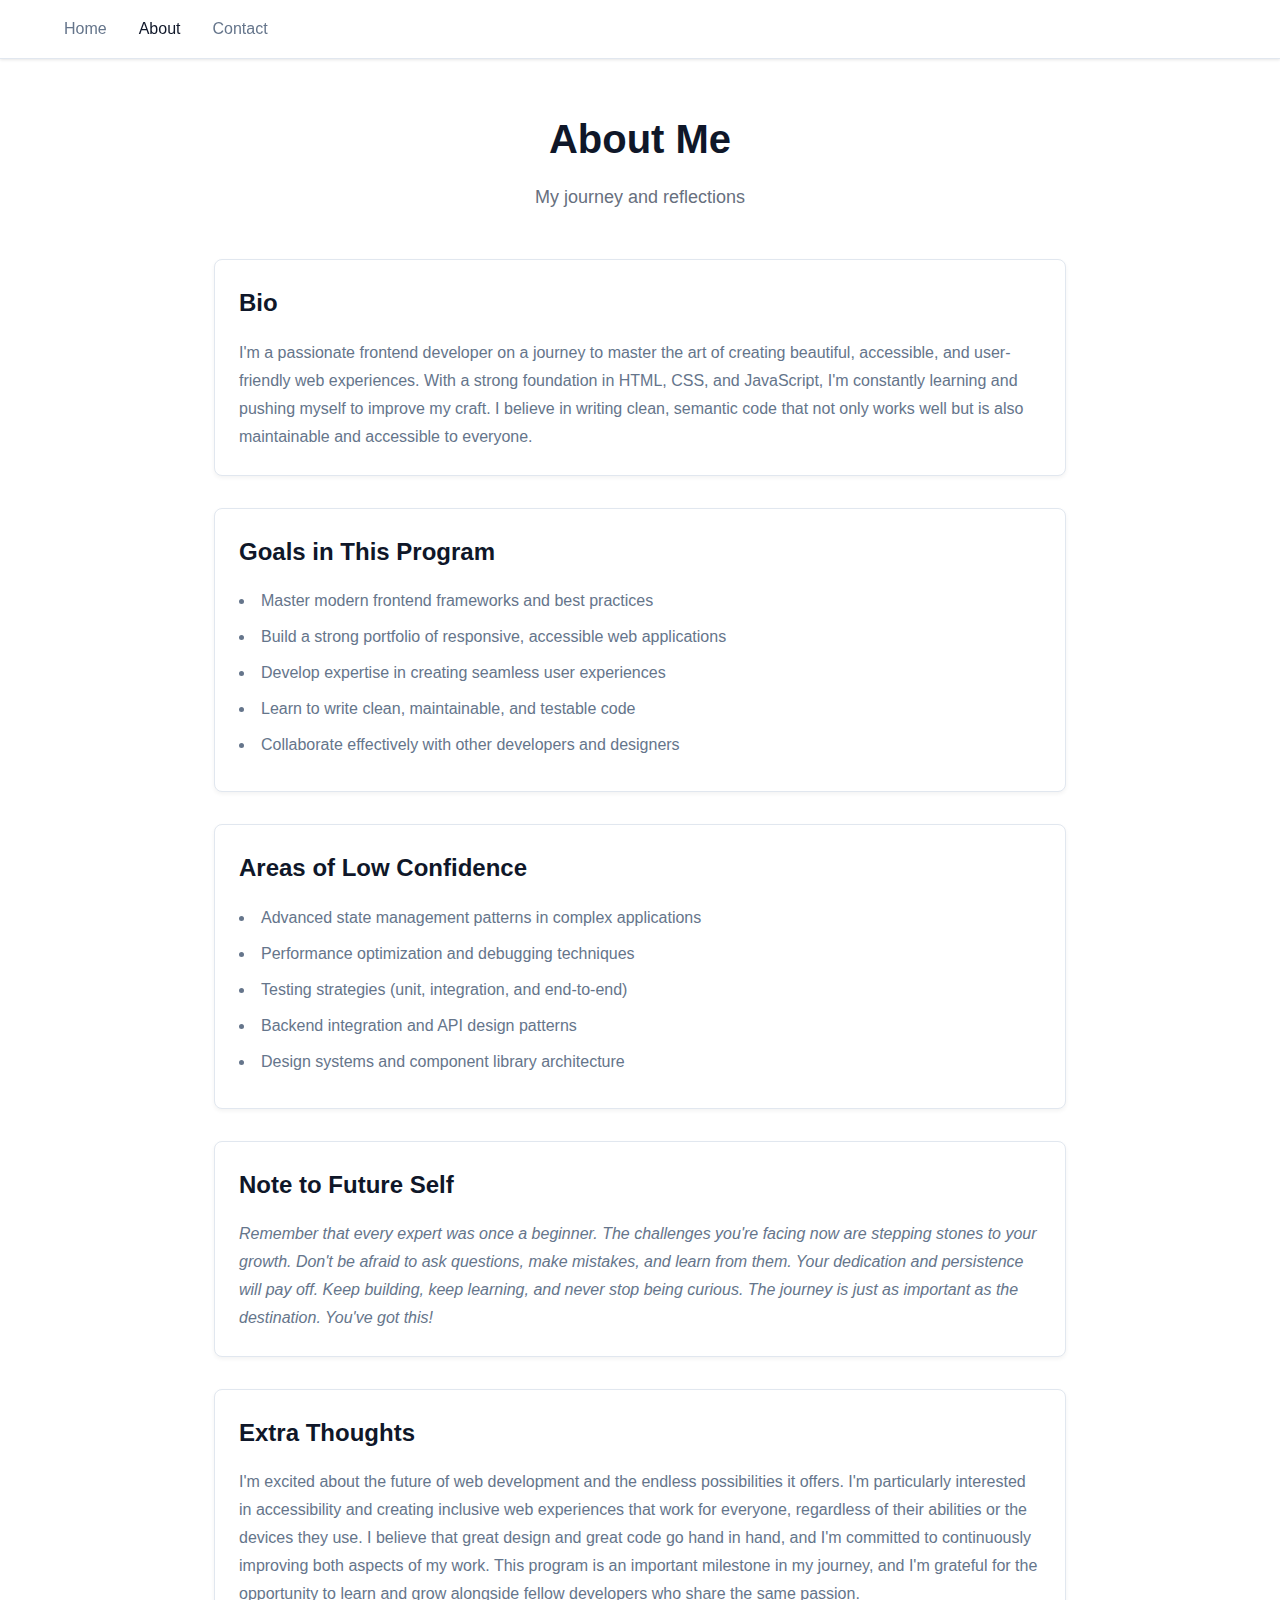
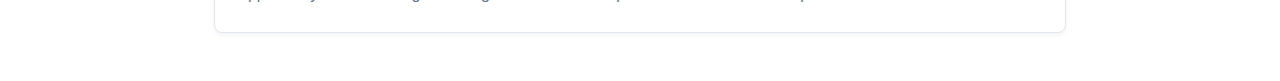
<file: about.html>
<!DOCTYPE html>
<html lang="en">
  <head>
    <meta charset="UTF-8" />
    <meta name="viewport" content="width=device-width, initial-scale=1.0" />
    <title>About Me</title>
    <meta
      name="description"
      content="Learn about my journey, goals, and reflections as a frontend developer"
    />
    <link rel="stylesheet" href="style.css" />
  </head>
  <body>
    <nav class="navigation" role="navigation" aria-label="Main navigation">
      <div class="nav-container">
        <ul class="nav-links">
          <li><a href="index.html" class="nav-link">Home</a></li>
          <li>
            <a href="about.html" class="nav-link active" aria-current="page"
              >About</a
            >
          </li>
          <li><a href="contact.html" class="nav-link">Contact</a></li>
        </ul>
      </div>
    </nav>

    <main data-testid="test-about-page" class="main-content about-page">
      <div class="page-header">
        <h1>About Me</h1>
        <p class="page-subtitle">My journey and reflections</p>
      </div>

      <div class="about-content">
        <section data-testid="test-about-bio" class="about-section">
          <h2>Bio</h2>
          <p>
            I'm a passionate frontend developer on a journey to master the art
            of creating beautiful, accessible, and user-friendly web
            experiences. With a strong foundation in HTML, CSS, and JavaScript,
            I'm constantly learning and pushing myself to improve my craft. I
            believe in writing clean, semantic code that not only works well but
            is also maintainable and accessible to everyone.
          </p>
        </section>

        <section data-testid="test-about-goals" class="about-section">
          <h2>Goals in This Program</h2>
          <ul>
            <li>Master modern frontend frameworks and best practices</li>
            <li>
              Build a strong portfolio of responsive, accessible web
              applications
            </li>
            <li>Develop expertise in creating seamless user experiences</li>
            <li>Learn to write clean, maintainable, and testable code</li>
            <li>Collaborate effectively with other developers and designers</li>
          </ul>
        </section>

        <section data-testid="test-about-confidence" class="about-section">
          <h2>Areas of Low Confidence</h2>
          <ul>
            <li>Advanced state management patterns in complex applications</li>
            <li>Performance optimization and debugging techniques</li>
            <li>Testing strategies (unit, integration, and end-to-end)</li>
            <li>Backend integration and API design patterns</li>
            <li>Design systems and component library architecture</li>
          </ul>
        </section>

        <section data-testid="test-about-future-note" class="about-section">
          <h2>Note to Future Self</h2>
          <p class="italic-text">
            Remember that every expert was once a beginner. The challenges
            you're facing now are stepping stones to your growth. Don't be
            afraid to ask questions, make mistakes, and learn from them. Your
            dedication and persistence will pay off. Keep building, keep
            learning, and never stop being curious. The journey is just as
            important as the destination. You've got this!
          </p>
        </section>

        <section data-testid="test-about-extra" class="about-section">
          <h2>Extra Thoughts</h2>
          <p>
            I'm excited about the future of web development and the endless
            possibilities it offers. I'm particularly interested in
            accessibility and creating inclusive web experiences that work for
            everyone, regardless of their abilities or the devices they use. I
            believe that great design and great code go hand in hand, and I'm
            committed to continuously improving both aspects of my work. This
            program is an important milestone in my journey, and I'm grateful
            for the opportunity to learn and grow alongside fellow developers
            who share the same passion.
          </p>
        </section>
      </div>
    </main>

    <script src="script.js"></script>
  </body>
</html>
</file>
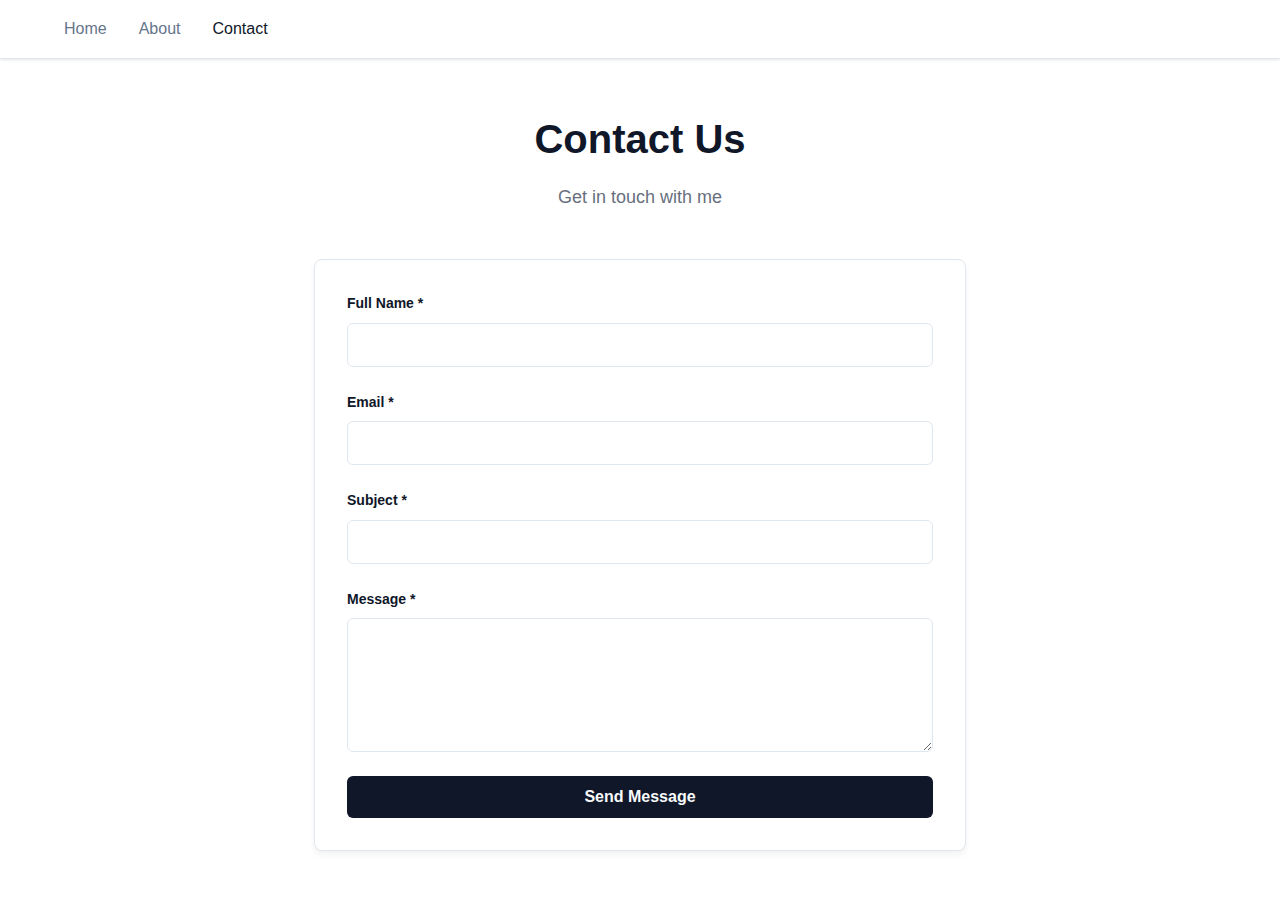
<file: contact.html>
<!DOCTYPE html>
<html lang="en">
  <head>
    <meta charset="UTF-8" />
    <meta name="viewport" content="width=device-width, initial-scale=1.0" />
    <title>Contact Us</title>
    <meta
      name="description"
      content="Get in touch with me through this contact form"
    />
    <link rel="stylesheet" href="style.css" />
  </head>
  <body>
    <nav class="navigation" role="navigation" aria-label="Main navigation">
      <div class="nav-container">
        <ul class="nav-links">
          <li><a href="index.html" class="nav-link">Home</a></li>
          <li><a href="about.html" class="nav-link">About</a></li>
          <li>
            <a href="contact.html" class="nav-link active" aria-current="page"
              >Contact</a
            >
          </li>
        </ul>
      </div>
    </nav>

    <main class="main-content contact-page">
      <div class="page-header">
        <h1>Contact Us</h1>
        <p class="page-subtitle">Get in touch with me</p>
      </div>

      <div class="contact-content">
        <form id="contact-form" class="contact-form" novalidate>
          <div class="form-group">
            <label for="contact-name" class="form-label">Full Name *</label>
            <input
              type="text"
              id="contact-name"
              data-testid="test-contact-name"
              class="form-input"
              required
              aria-required="true"
              aria-describedby="error-name"
            />
            <span
              id="error-name"
              data-testid="test-contact-error-name"
              class="error-message"
              role="alert"
              aria-live="polite"
            ></span>
          </div>

          <div class="form-group">
            <label for="contact-email" class="form-label">Email *</label>
            <input
              type="email"
              id="contact-email"
              data-testid="test-contact-email"
              class="form-input"
              required
              aria-required="true"
              aria-describedby="error-email"
            />
            <span
              id="error-email"
              data-testid="test-contact-error-email"
              class="error-message"
              role="alert"
              aria-live="polite"
            ></span>
          </div>

          <div class="form-group">
            <label for="contact-subject" class="form-label">Subject *</label>
            <input
              type="text"
              id="contact-subject"
              data-testid="test-contact-subject"
              class="form-input"
              required
              aria-required="true"
              aria-describedby="error-subject"
            />
            <span
              id="error-subject"
              data-testid="test-contact-error-subject"
              class="error-message"
              role="alert"
              aria-live="polite"
            ></span>
          </div>

          <div class="form-group">
            <label for="contact-message" class="form-label">Message *</label>
            <textarea
              id="contact-message"
              data-testid="test-contact-message"
              class="form-textarea"
              rows="6"
              required
              aria-required="true"
              aria-describedby="error-message"
            ></textarea>
            <span
              id="error-message"
              data-testid="test-contact-error-message"
              class="error-message"
              role="alert"
              aria-live="polite"
            ></span>
          </div>

          <button
            type="submit"
            data-testid="test-contact-submit"
            class="submit-button"
          >
            Send Message
          </button>

          <div
            id="success-message"
            data-testid="test-contact-success"
            class="success-message"
            role="status"
            aria-live="polite"
          ></div>
        </form>
      </div>
    </main>

    <script src="script.js"></script>
  </body>
</html>
</file>
<file: style.css>
:root {
  --color-background: hsl(220, 20%, 97%);
  --color-foreground: hsl(220, 20%, 10%);
  --color-card: hsl(0, 0%, 100%);
  --color-card-foreground: hsl(220, 20%, 10%);
  --color-primary: hsl(217, 91%, 60%);
  --color-primary-foreground: hsl(0, 0%, 100%);
  --color-secondary: hsl(220, 15%, 95%);
  --color-secondary-foreground: hsl(220, 20%, 10%);
  --color-muted-foreground: hsl(220, 10%, 45%);
  --color-accent: hsl(236, 83%, 58%);
  --color-destructive: hsl(0, 84%, 60%);
  --shadow-card: 0 4px 6px -1px hsla(220, 20%, 10%, 0.1),
    0 2px 4px -2px hsla(220, 20%, 10%, 0.1);
  --shadow-hover: 0 20px 25px -5px hsla(220, 20%, 10%, 0.15),
    0 8px 10px -6px hsla(220, 20%, 10%, 0.1);
}

* {
  margin: 0;
  padding: 0;
  box-sizing: border-box;
}

body {
  font-family: -apple-system, BlinkMacSystemFont, "Segoe UI", Roboto,
    "Helvetica Neue", Arial, sans-serif;
  background-color: var(--color-background);
  color: var(--color-foreground);
  line-height: 1.6;
}

.page-container {
  min-height: 100vh;
  padding: 3rem 1rem;
}

.page-header {
  max-width: 80rem;
  margin: 0 auto 3rem;
  text-align: center;
}

.page-header h1 {
  font-size: 2.25rem;
  font-weight: bold;
  margin-bottom: 0.75rem;
}

.page-header p {
  font-size: 1.125rem;
  color: var(--color-muted-foreground);
}

.profile-card {
  max-width: 56rem;
  margin: 0 auto;
  background-color: var(--color-card);
  border-radius: 1rem;
  overflow: hidden;
  box-shadow: var(--shadow-card);
  transition: box-shadow 0.3s cubic-bezier(0.4, 0, 0.2, 1);
}

.profile-card:hover {
  box-shadow: var(--shadow-hover);
}

.profile-header {
  position: relative;
  height: 8rem;
  background: linear-gradient(
    to right,
    var(--color-primary),
    var(--color-accent)
  );
}

.avatar-container {
  position: absolute;
  bottom: -4rem;
  left: 2rem;
}

.avatar-container figure {
  margin: 0;
}

.avatar {
  width: 8rem;
  height: 8rem;
  border-radius: 50%;
  border: 4px solid var(--color-card);
  background-color: var(--color-card);
  object-fit: cover;
}

.profile-content {
  padding: 5rem 2rem 2rem;
}

.profile-info {
  margin-bottom: 1.5rem;
}

.user-name {
  font-size: 1.875rem;
  font-weight: bold;
  margin-bottom: 0.5rem;
  color: var(--color-card-foreground);
}

.user-bio {
  font-size: 1.125rem;
  color: var(--color-muted-foreground);
  line-height: 1.75;
}

.time-display {
  margin-bottom: 1.5rem;
  padding: 1rem;
  background-color: var(--color-secondary);
  border-radius: 0.5rem;
}

.time-container {
  display: flex;
  align-items: center;
  gap: 0.5rem;
}

.time-label {
  font-size: 0.875rem;
  font-weight: 500;
  color: var(--color-secondary-foreground);
}

.time-value {
  font-family: "Courier New", monospace;
  font-size: 0.875rem;
  font-weight: 600;
  color: var(--color-primary);
}

.time-unit {
  font-size: 0.75rem;
  color: var(--color-muted-foreground);
}

.social-section {
  margin-bottom: 2rem;
}

.section-title {
  font-size: 0.875rem;
  font-weight: 600;
  text-transform: uppercase;
  letter-spacing: 0.05em;
  margin-bottom: 0.75rem;
  color: var(--color-card-foreground);
}

.social-links {
  display: flex;
  flex-wrap: wrap;
  gap: 0.75rem;
  list-style: none;
}

.social-link {
  display: inline-flex;
  align-items: center;
  gap: 0.5rem;
  padding: 0.5rem 1rem;
  background-color: var(--color-secondary);
  border-radius: 0.5rem;
  text-decoration: none;
  color: inherit;
  transition: all 0.3s cubic-bezier(0.4, 0, 0.2, 1);
}

.social-link:hover {
  background-color: var(--color-primary);
  color: var(--color-primary-foreground);
}

.social-link:focus {
  outline: 2px solid var(--color-primary);
  outline-offset: 2px;
}

.social-link .icon {
  flex-shrink: 0;
}

.social-link .external-icon {
  flex-shrink: 0;
}

.social-link span {
  font-weight: 500;
}

.lists-container {
  display: grid;
  gap: 1.5rem;
}

.list-title {
  font-size: 1.125rem;
  font-weight: bold;
  margin-bottom: 0.75rem;
  display: flex;
  align-items: center;
  gap: 0.5rem;
  color: var(--color-card-foreground);
}

.emoji {
  font-size: 1.5rem;
}

.item-list {
  list-style: none;
}

.item-list li {
  display: flex;
  align-items: flex-start;
  gap: 0.5rem;
  margin-bottom: 0.5rem;
  color: var(--color-card-foreground);
}

.bullet {
  color: var(--color-primary);
  margin-top: 0.25rem;
}

.bullet.dislike {
  color: var(--color-destructive);
}

@media (min-width: 768px) {
  .lists-container {
    grid-template-columns: repeat(2, 1fr);
  }
}

@media (max-width: 640px) {
  .page-header h1 {
    font-size: 1.75rem;
  }

  .user-name {
    font-size: 1.5rem;
  }

  .avatar {
    width: 6rem;
    height: 6rem;
  }

  .avatar-container {
    bottom: -3rem;
  }

  .profile-content {
    padding-top: 4rem;
  }
}
/* Reset and Base Styles */
* {
  margin: 0;
  padding: 0;
  box-sizing: border-box;
}
/* about and contact styles */
:root {
  --primary: hsl(222, 47%, 11%);
  --primary-foreground: hsl(210, 40%, 98%);
  --secondary: hsl(210, 40%, 96%);
  --secondary-foreground: hsl(222, 47%, 11%);
  --accent: hsl(210, 40%, 96%);
  --accent-foreground: hsl(222, 47%, 11%);
  --background: hsl(0, 0%, 100%);
  --foreground: hsl(222, 47%, 11%);
  --card: hsl(0, 0%, 100%);
  --card-foreground: hsl(222, 47%, 11%);
  --border: hsl(214, 32%, 91%);
  --muted: hsl(210, 40%, 96%);
  --muted-foreground: hsl(215, 16%, 47%);
  --success: hsl(142, 76%, 36%);
  --success-foreground: hsl(0, 0%, 100%);
  --error: hsl(0, 84%, 60%);
  --error-foreground: hsl(0, 0%, 100%);
}

body {
  font-family: -apple-system, BlinkMacSystemFont, "Segoe UI", Roboto, Oxygen,
    Ubuntu, Cantarell, sans-serif;
  line-height: 1.6;
  color: var(--foreground);
  background-color: var(--background);
  min-height: 100vh;
}

/* Navigation */
.navigation {
  background-color: var(--card);
  border-bottom: 1px solid var(--border);
  position: sticky;
  top: 0;
  z-index: 100;
  box-shadow: 0 1px 3px rgba(0, 0, 0, 0.1);
}

.nav-container {
  max-width: 1200px;
  margin: 0 auto;
  padding: 1rem 1.5rem;
  display: flex;
  justify-content: space-between;
  align-items: center;
}

.nav-brand {
  font-size: 1.25rem;
  font-weight: 700;
  color: var(--foreground);
  text-decoration: none;
}

.nav-links {
  display: flex;
  gap: 2rem;
  list-style: none;
}

.nav-link {
  color: var(--muted-foreground);
  text-decoration: none;
  font-weight: 500;
  transition: color 0.2s;
}

.nav-link:hover,
.nav-link:focus {
  color: var(--foreground);
  outline: 2px solid var(--primary);
  outline-offset: 4px;
}

.nav-link.active {
  color: var(--foreground);
}

/* Main Content */
.main-content {
  max-width: 1200px;
  margin: 0 auto;
  padding: 3rem 1.5rem;
}

/* Profile Card */
.profile-card {
  background-color: var(--card);
  border: 1px solid var(--border);
  border-radius: 0.5rem;
  padding: 2rem;
  max-width: 800px;
  margin: 0 auto;
  box-shadow: 0 4px 6px rgba(0, 0, 0, 0.05);
}

.profile-header {
  display: flex;
  flex-direction: column;
  align-items: center;
  gap: 1.5rem;
  margin-bottom: 2rem;
  text-align: center;
}

.profile-avatar-wrapper {
  width: 120px;
  height: 120px;
  border-radius: 50%;
  overflow: hidden;
  border: 3px solid var(--border);
}

.profile-avatar {
  width: 100%;
  height: 100%;
  object-fit: cover;
}

.profile-info {
  flex: 1;
}

.profile-name {
  font-size: 2rem;
  font-weight: 700;
  margin-bottom: 0.5rem;
}

.profile-bio {
  color: var(--muted-foreground);
  font-size: 1rem;
  margin-bottom: 0.75rem;
}

.profile-time {
  display: block;
  color: var(--muted-foreground);
  font-size: 0.875rem;
}

.profile-section {
  margin-top: 2rem;
  padding-top: 2rem;
  border-top: 1px solid var(--border);
}

.section-title {
  font-size: 1.5rem;
  font-weight: 600;
  margin-bottom: 1rem;
}

/* Social Links */
.social-links {
  display: grid;
  grid-template-columns: repeat(auto-fit, minmax(150px, 1fr));
  gap: 1rem;
}

.social-link {
  display: flex;
  align-items: center;
  gap: 0.75rem;
  padding: 0.75rem 1rem;
  background-color: var(--secondary);
  color: var(--secondary-foreground);
  text-decoration: none;
  border-radius: 0.375rem;
  transition: all 0.2s;
  font-weight: 500;
}

.social-icon {
  width: 20px;
  height: 20px;
}

/* Lists */
.hobby-list,
.peeve-list {
  list-style: none;
  display: flex;
  flex-wrap: wrap;
  gap: 0.5rem;
}

.hobby-item,
.peeve-item {
  padding: 0.5rem 1rem;
  background-color: var(--accent);
  color: var(--accent-foreground);
  border-radius: 9999px;
  font-size: 0.875rem;
}

/* About Page */
.about-page {
  max-width: 900px;
}

.page-header {
  text-align: center;
  margin-bottom: 3rem;
}

.page-header h1 {
  font-size: 2.5rem;
  font-weight: 700;
  margin-bottom: 0.75rem;
}

.page-subtitle {
  font-size: 1.125rem;
  color: var(--muted-foreground);
}

.about-content {
  display: flex;
  flex-direction: column;
  gap: 2rem;
}

.about-section {
  background-color: var(--card);
  padding: 1.5rem;
  border-radius: 0.5rem;
  border: 1px solid var(--border);
  box-shadow: 0 2px 4px rgba(0, 0, 0, 0.05);
}

.about-section h2 {
  font-size: 1.5rem;
  font-weight: 600;
  margin-bottom: 1rem;
}

.about-section p,
.about-section ul {
  color: var(--muted-foreground);
  line-height: 1.75;
}

.about-section ul {
  list-style: disc;
  list-style-position: inside;
  padding-left: 0;
}

.about-section li {
  margin-bottom: 0.5rem;
}

.italic-text {
  font-style: italic;
}

/* Contact Page */
.contact-page {
  max-width: 700px;
}

.contact-content {
  background-color: var(--card);
  padding: 2rem;
  border-radius: 0.5rem;
  border: 1px solid var(--border);
  box-shadow: 0 4px 6px rgba(0, 0, 0, 0.05);
}

.contact-form {
  display: flex;
  flex-direction: column;
  gap: 1.5rem;
}

.form-group {
  display: flex;
  flex-direction: column;
  gap: 0.5rem;
}

.form-label {
  font-weight: 600;
  font-size: 0.875rem;
  color: var(--foreground);
}

.form-input,
.form-textarea {
  padding: 0.75rem;
  border: 1px solid var(--border);
  border-radius: 0.375rem;
  font-size: 1rem;
  font-family: inherit;
  background-color: var(--background);
  color: var(--foreground);
  transition: all 0.2s;
}

.form-input:focus,
.form-textarea:focus {
  outline: 2px solid var(--primary);
  outline-offset: 0;
  border-color: var(--primary);
}

.form-input.error,
.form-textarea.error {
  border-color: var(--error);
}

.form-textarea {
  resize: vertical;
  min-height: 120px;
}

.error-message {
  color: var(--error);
  font-size: 0.875rem;
  display: none;
}

.error-message.visible {
  display: block;
}

.submit-button {
  padding: 0.75rem 1.5rem;
  background-color: var(--primary);
  color: var(--primary-foreground);
  border: none;
  border-radius: 0.375rem;
  font-size: 1rem;
  font-weight: 600;
  cursor: pointer;
  transition: all 0.2s;
}

.submit-button:hover,
.submit-button:focus {
  background-color: hsl(222, 47%, 15%);
  transform: translateY(-1px);
  box-shadow: 0 4px 8px rgba(0, 0, 0, 0.15);
  outline: 2px solid var(--primary);
  outline-offset: 2px;
}

.submit-button:active {
  transform: translateY(0);
}

.success-message {
  display: none;
  padding: 1rem;
  background-color: var(--success);
  color: var(--success-foreground);
  border-radius: 0.375rem;
  font-weight: 500;
}

.success-message.visible {
  display: block;
}

/* Responsive Design */
@media (max-width: 768px) {
  .nav-container {
    flex-direction: column;
    gap: 1rem;
  }

  .nav-links {
    gap: 1rem;
  }

  .main-content {
    padding: 2rem 1rem;
  }

  .profile-card {
    padding: 1.5rem;
  }

  .profile-header {
    flex-direction: column;
    text-align: center;
  }

  .profile-name {
    font-size: 1.75rem;
  }

  .page-header h1 {
    font-size: 2rem;
  }

  .social-links {
    grid-template-columns: 1fr;
  }

  .about-section,
  .contact-content {
    padding: 1.25rem;
  }
}

@media (min-width: 769px) {
  .profile-header {
    flex-direction: row;
    text-align: left;
  }
}

/* Focus Visible */
*:focus-visible {
  outline: 2px solid var(--primary);
  outline-offset: 2px;
}

/* Print Styles */
@media print {
  .navigation {
    display: none;
  }

  .profile-card,
  .about-section,
  .contact-content {
    border: none;
    box-shadow: none;
  }
}
</file>
